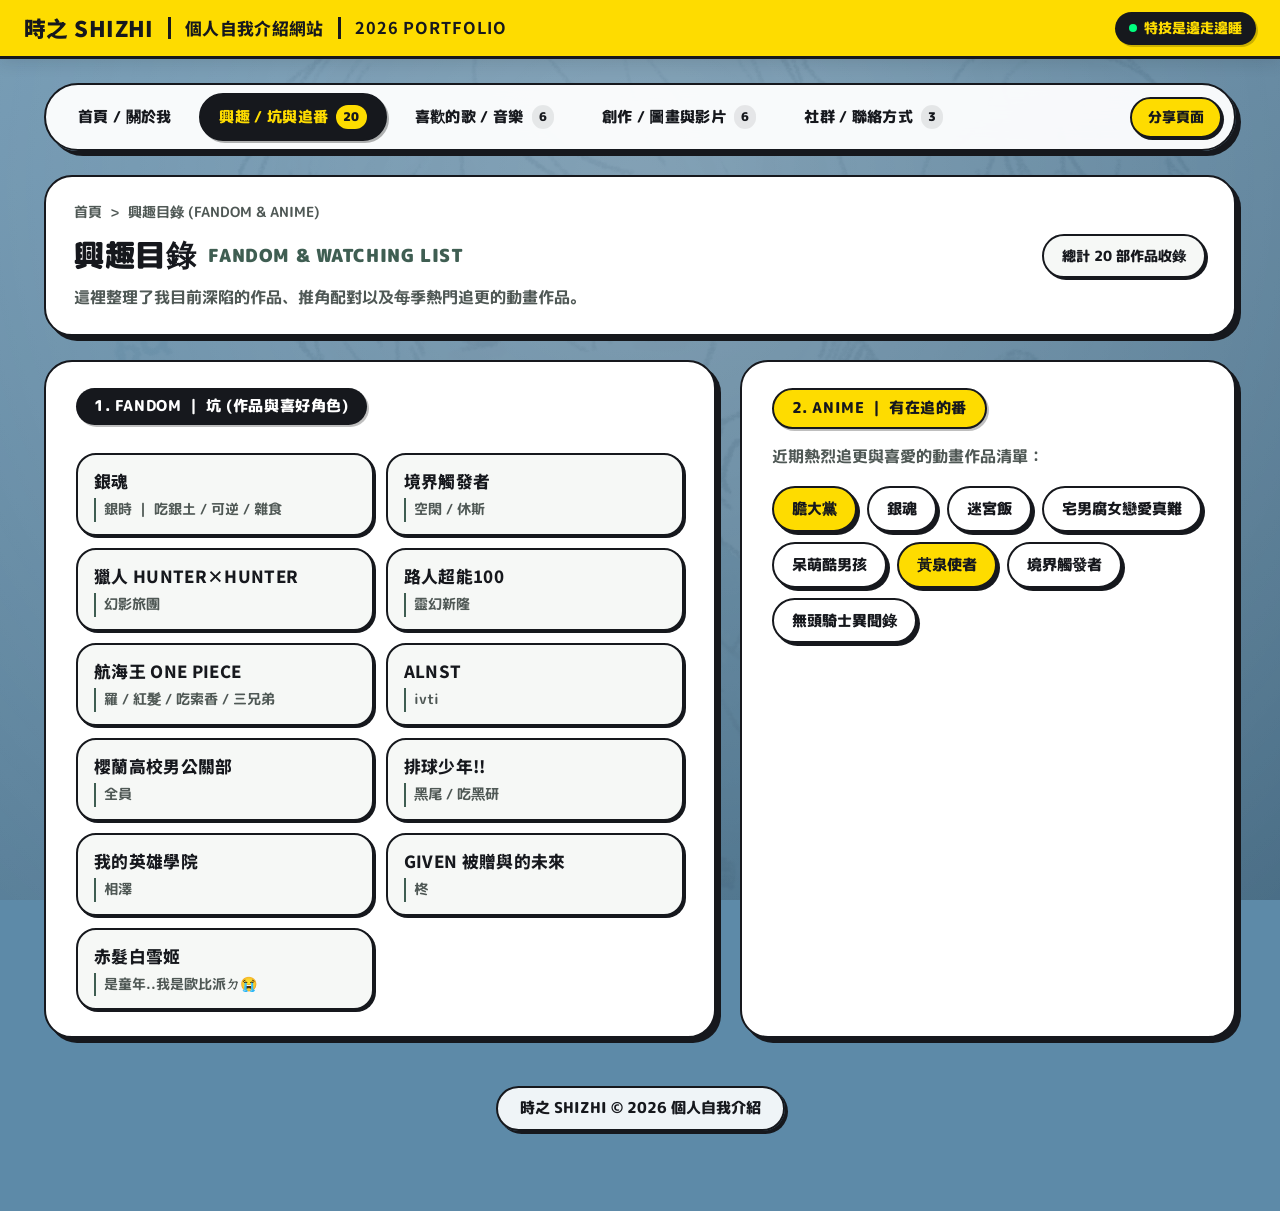
<file: interests.html>
<!DOCTYPE html>
<html lang="zh-TW">
<head>
  <meta charset="UTF-8">
  <meta name="viewport" content="width=device-width, initial-scale=1.0">
  <title>時之 SHIZHI - 興趣目錄 (INTERESTS)</title>
  <meta name="description" content="時之喜愛的作品坑與追番清單展示">
  <link rel="stylesheet" href="css/style.css">
</head>
<body>

  <!-- Fullscreen Ambient Background -->
  <div class="site-bg"></div>
  <div class="site-bg-overlay"></div>

  <!-- Top Presentation Yellow Banner -->
  <header class="presentation-top-banner">
    <div class="banner-content-wrap">
      <div class="banner-title-group">
        <span class="banner-main-title">時之 SHIZHI</span>
        <span class="banner-divider"></span>
        <span class="banner-sub-tag">個人自我介紹網站</span>
        <span class="banner-divider"></span>
        <span class="banner-student-id">2026 PORTFOLIO</span>
      </div>
      <div class="banner-status-badge">
        <span class="status-dot"></span>
        <span>特技是邊走邊睡 </span>
      </div>
    </div>
  </header>

  <!-- Desktop Main Wrapper (1240px) -->
  <div class="desktop-main-wrapper">

    <!-- Apparel Store Style Category Navigation Bar -->
    <nav class="store-category-nav-bar" aria-label="服飾店風格分類導覽">
      <div class="store-category-links">
        <a href="index.html" class="store-nav-item">
          <span>首頁 / 關於我</span>
        </a>
        <a href="interests.html" class="store-nav-item active">
          <span>興趣 / 坑與追番</span>
          <span class="store-item-count">20</span>
        </a>
        <a href="music.html" class="store-nav-item">
          <span>喜歡的歌 / 音樂</span>
          <span class="store-item-count">6</span>
        </a>
        <a href="creations.html" class="store-nav-item">
          <span>創作 / 圖畫與影片</span>
          <span class="store-item-count">6</span>
        </a>
        <a href="social.html" class="store-nav-item">
          <span>社群 / 聯絡方式</span>
          <span class="store-item-count">3</span>
        </a>
      </div>
      <button class="store-share-btn" id="quick-share-btn" title="複製網站連結">
        <span>分享頁面</span>
      </button>
    </nav>

    <!-- Category Page Header Banner -->
    <header class="category-header-banner">
      <div>
        <nav class="breadcrumb-trail" aria-label="麵包屑導航">
          <a href="index.html">首頁</a>
          <span>&gt;</span>
          <span>興趣目錄 (FANDOM &amp; ANIME)</span>
        </nav>
        <h1 class="category-page-title">
          <span>興趣目錄</span>
          <span style="font-size: 1.1rem; color: var(--color-mint-dark);">FANDOM &amp; WATCHING LIST</span>
        </h1>
        <p class="category-lead-desc">
          這裡整理了我目前深陷的作品、推角配對以及每季熱門追更的動畫作品。
        </p>
      </div>
      <div class="category-stats-pill">
        <span>總計 20 部作品收錄</span>
      </div>
    </header>

    <!-- Content: 興趣雙欄展示 -->
    <main class="interests-grid-layout">
      
      <!-- Left: 坑 (Fandom) -->
      <article class="pop-card">
        <span class="pop-tag-pill">1. FANDOM ｜ 坑 (作品與喜好角色)</span>
        <div class="fandom-items-grid" style="margin-top: 14px;">
          <div class="fandom-badge-card">
            <div class="fandom-badge-title">銀魂</div>
            <div class="fandom-badge-note">銀時 ｜ 吃銀土 / 可逆 / 雜食</div>
          </div>
          <div class="fandom-badge-card">
            <div class="fandom-badge-title">境界觸發者</div>
            <div class="fandom-badge-note">空閑 / 休斯</div>
          </div>
          <div class="fandom-badge-card">
            <div class="fandom-badge-title">獵人 HUNTER×HUNTER</div>
            <div class="fandom-badge-note">幻影旅團</div>
          </div>
          <div class="fandom-badge-card">
            <div class="fandom-badge-title">路人超能100</div>
            <div class="fandom-badge-note">靈幻新隆</div>
          </div>
          <div class="fandom-badge-card">
            <div class="fandom-badge-title">航海王 ONE PIECE</div>
            <div class="fandom-badge-note">羅 / 紅髮 / 吃索香 / 三兄弟</div>
          </div>
          <div class="fandom-badge-card">
            <div class="fandom-badge-title">ALNST</div>
            <div class="fandom-badge-note">ivti</div>
          </div>
          <div class="fandom-badge-card">
            <div class="fandom-badge-title">櫻蘭高校男公關部</div>
            <div class="fandom-badge-note">全員</div>
          </div>
          <div class="fandom-badge-card">
            <div class="fandom-badge-title">排球少年!!</div>
            <div class="fandom-badge-note">黑尾 / 吃黑研</div>
          </div>
          <div class="fandom-badge-card">
            <div class="fandom-badge-title">我的英雄學院</div>
            <div class="fandom-badge-note">相澤</div>
          </div>
          <div class="fandom-badge-card">
            <div class="fandom-badge-title">GIVEN 被贈與的未來</div>
            <div class="fandom-badge-note">柊</div>
          </div>
          <div class="fandom-badge-card">
            <div class="fandom-badge-title">赤髮白雪姬</div>
            <div class="fandom-badge-note">是童年..我是歐比派ㄉ😭</div>
          </div>
        </div>
      </article>

      <!-- Right: 有在追的番 (Anime Watching) -->
      <article class="pop-card">
        <span class="pop-tag-pill yellow">2. ANIME ｜ 有在追的番</span>
        <p style="font-weight: 700; color: var(--color-text-muted); margin-bottom: 16px;">
          近期熱烈追更與喜愛的動畫作品清單：
        </p>
        <div class="anime-pills-wrapper">
          <span class="anime-chip highlight">膽大黨</span>
          <span class="anime-chip">銀魂</span>
          <span class="anime-chip">迷宮飯</span>
          <span class="anime-chip">宅男腐女戀愛真難</span>
          <span class="anime-chip">呆萌酷男孩</span>
          <span class="anime-chip highlight">黃泉使者</span>
          <span class="anime-chip">境界觸發者</span>
          <span class="anime-chip">無頭騎士異聞錄</span>
        </div>
      </article>

    </main>

    <!-- Footer -->
    <footer class="desktop-footer">
      <div class="footer-stamp">
        時之 SHIZHI © 2026 個人自我介紹
      </div>
    </footer>

  </div>

  <!-- Global Toast Notification -->
  <div class="toast-msg" id="toast-msg"></div>

  <script src="js/main.js"></script>
</body>
</html>
</file>
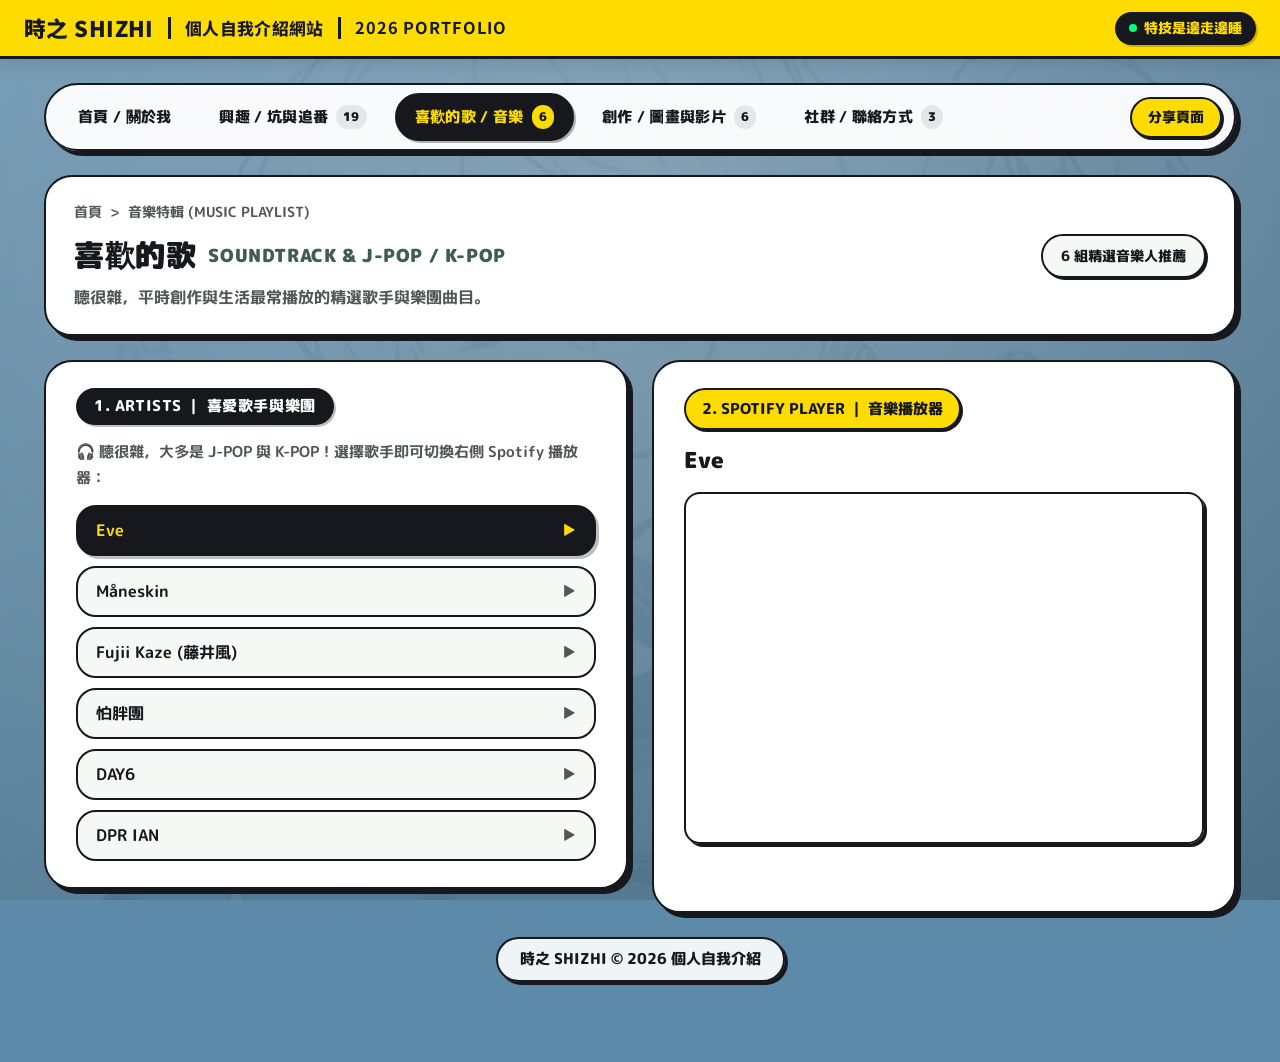
<file: music.html>
<!DOCTYPE html>
<html lang="zh-TW">

<head>
  <meta charset="UTF-8">
  <meta name="viewport" content="width=device-width, initial-scale=1.0">
  <title>時之 SHIZHI - 喜歡的歌 (MUSIC)</title>
  <meta name="description" content="時之喜愛的歌手">
  <link rel="stylesheet" href="css/style.css">
</head>

<body>

  <!-- Fullscreen Ambient Background -->
  <div class="site-bg"></div>
  <div class="site-bg-overlay"></div>

  <!-- Top Presentation Yellow Banner -->
  <header class="presentation-top-banner">
    <div class="banner-content-wrap">
      <div class="banner-title-group">
        <span class="banner-main-title">時之 SHIZHI</span>
        <span class="banner-divider"></span>
        <span class="banner-sub-tag">個人自我介紹網站</span>
        <span class="banner-divider"></span>
        <span class="banner-student-id">2026 PORTFOLIO</span>
      </div>
      <div class="banner-status-badge">
        <span class="status-dot"></span>
        <span>特技是邊走邊睡 </span>
      </div>
    </div>
  </header>

  <!-- Desktop Main Wrapper (1240px) -->
  <div class="desktop-main-wrapper">

    <!-- Apparel Store Style Category Navigation Bar -->
    <nav class="store-category-nav-bar" aria-label="服飾店風格分類導覽">
      <div class="store-category-links">
        <a href="index.html" class="store-nav-item">
          <span>首頁 / 關於我</span>
        </a>
        <a href="interests.html" class="store-nav-item">
          <span>興趣 / 坑與追番</span>
          <span class="store-item-count">19</span>
        </a>
        <a href="music.html" class="store-nav-item active">
          <span>喜歡的歌 / 音樂</span>
          <span class="store-item-count">6</span>
        </a>
        <a href="creations.html" class="store-nav-item">
          <span>創作 / 圖畫與影片</span>
          <span class="store-item-count">6</span>
        </a>
        <a href="social.html" class="store-nav-item">
          <span>社群 / 聯絡方式</span>
          <span class="store-item-count">3</span>
        </a>
      </div>
      <button class="store-share-btn" id="quick-share-btn" title="複製網站連結">
        <span>分享頁面</span>
      </button>
    </nav>

    <!-- Category Page Header Banner -->
    <header class="category-header-banner">
      <div>
        <nav class="breadcrumb-trail" aria-label="麵包屑導航">
          <a href="index.html">首頁</a>
          <span>&gt;</span>
          <span>音樂特輯 (MUSIC PLAYLIST)</span>
        </nav>
        <h1 class="category-page-title">
          <span>喜歡的歌</span>
          <span style="font-size: 1.1rem; color: var(--color-mint-dark);">SOUNDTRACK &amp; J-POP / K-POP</span>
        </h1>
        <p class="category-lead-desc">
          聽很雜，平時創作與生活最常播放的精選歌手與樂團曲目。
        </p>
      </div>
      <div class="category-stats-pill">
        <span>6 組精選音樂人推薦</span>
      </div>
    </header>

    <!-- Content: 音樂雙欄展示 -->
    <main class="music-grid-layout">

      <!-- Left: Artist names only -->
      <article class="pop-card">
        <span class="pop-tag-pill">1. ARTISTS ｜ 喜愛歌手與樂團</span>
        <p style="font-size: 0.96rem; font-weight: 700; color: var(--color-text-muted); margin-bottom: 14px;">
          🎧 聽很雜，大多是 <strong>J-POP</strong> 與 <strong>K-POP</strong>！選擇歌手即可切換右側 Spotify 播放器：
        </p>
        <div class="spotify-artist-buttons" aria-label="選擇 Spotify 歌手">
          <button class="spotify-artist-button" type="button" data-name="Eve"
            data-spotify-id="58oPVy7oihAEXE0Ott6JOf" aria-pressed="true">Eve</button>
          <button class="spotify-artist-button" type="button" data-name="Måneskin"
            data-spotify-id="0lAWpj5szCSwM4rUMHYmrr" aria-pressed="false">Måneskin</button>
          <button class="spotify-artist-button" type="button" data-name="Fujii Kaze (藤井風)"
            data-spotify-id="6bDWAcdtVR3WHz2xtiIPUi" aria-pressed="false">Fujii Kaze (藤井風)</button>
          <button class="spotify-artist-button" type="button" data-name="怕胖團"
            data-spotify-search="怕胖團 PAPUN BAND" aria-pressed="false">怕胖團</button>
          <button class="spotify-artist-button" type="button" data-name="DAY6"
            data-spotify-id="5TnQc2N1iKlFjYD7CPGvFc" aria-pressed="false">DAY6</button>
          <button class="spotify-artist-button" type="button" data-name="DPR IAN"
            data-spotify-id="2o8gT0fQmFxGNbowbdgeZe" aria-pressed="false">DPR IAN</button>
        </div>
      </article>

      <!-- Spotify player replaces the previous vinyl deck -->
      <section class="spotify-player-card" aria-label="Spotify 歌手播放器">
        <div>
          <p class="spotify-player-heading">2. SPOTIFY PLAYER ｜ 音樂播放器</p>
          <p class="spotify-current-artist" id="spotify-current-artist">Eve</p>
          <iframe
            class="spotify-embed-frame"
            id="spotify-artist-embed"
            title="Eve Spotify 播放器"
            src="https://open.spotify.com/embed/artist/58oPVy7oihAEXE0Ott6JOf?utm_source=generator&theme=0"
            width="100%" height="352" frameborder="0" allowfullscreen=""
            allow="autoplay; clipboard-write; encrypted-media; fullscreen; picture-in-picture"
            loading="lazy"></iframe>
          <div class="spotify-search-fallback" id="spotify-search-fallback" hidden>
            這位歌手目前改以 Spotify 搜尋頁開啟，避免嵌入到錯誤的藝人帳號。
            <br><a id="spotify-search-link" href="https://open.spotify.com/search/%E6%80%95%E8%83%96%E5%9C%98%20PAPUN%20BAND"
              target="_blank" rel="noopener noreferrer">在 Spotify 搜尋怕胖團</a>
          </div>
        </div>
      </section>

    </main>

    <!-- Footer -->
    <footer class="desktop-footer">
      <div class="footer-stamp">
        時之 SHIZHI © 2026 個人自我介紹
      </div>
    </footer>

  </div>

  <!-- Global Toast Notification -->
  <div class="toast-msg" id="toast-msg"></div>

  <script src="js/main.js"></script>

  <script>
    (() => {
      const buttons = document.querySelectorAll(".spotify-artist-button");
      const player = document.getElementById("spotify-artist-embed");
      const currentArtist = document.getElementById("spotify-current-artist");
      const fallback = document.getElementById("spotify-search-fallback");
      const searchLink = document.getElementById("spotify-search-link");
      if (!buttons.length || !player || !currentArtist || !fallback || !searchLink) return;

      buttons.forEach((button) => {
        button.addEventListener("click", () => {
          buttons.forEach((item) => item.setAttribute("aria-pressed", "false"));
          button.setAttribute("aria-pressed", "true");
          const name = button.dataset.name || button.textContent.trim();
          const artistId = button.dataset.spotifyId;
          currentArtist.textContent = name;
          player.title = name + " Spotify 播放器";

          if (artistId) {
            player.hidden = false;
            fallback.hidden = true;
            player.src = "https://open.spotify.com/embed/artist/" +
              encodeURIComponent(artistId) + "?utm_source=generator&theme=0";
          } else {
            player.hidden = true;
            fallback.hidden = false;
            const query = button.dataset.spotifySearch || name;
            searchLink.href = "https://open.spotify.com/search/" + encodeURIComponent(query);
            searchLink.textContent = "在 Spotify 搜尋" + name;
          }
        });
      });
    })();
  </script>
</body>

</html>
</file>
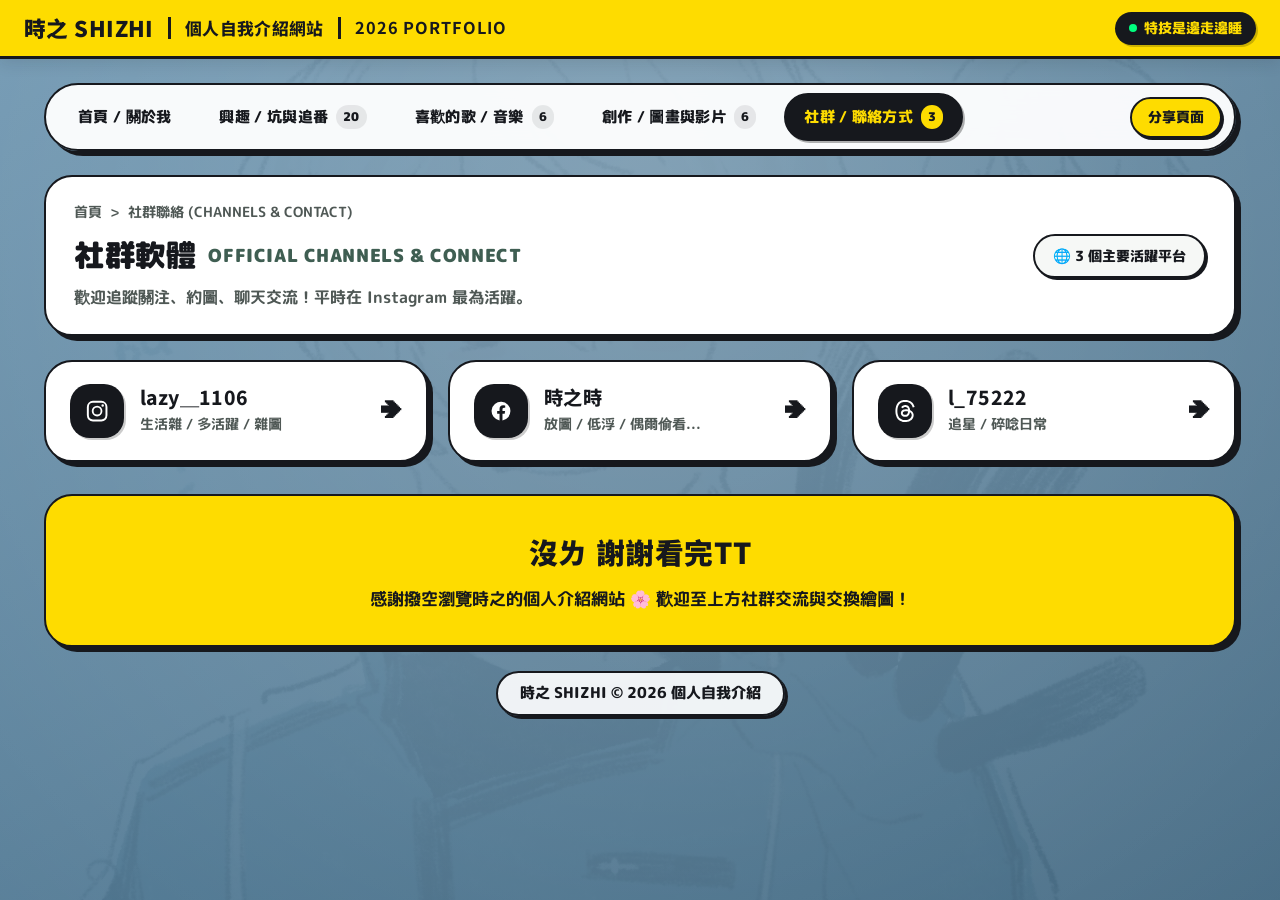
<file: social.html>
<!DOCTYPE html>
<html lang="zh-TW">
<head>
  <meta charset="UTF-8">
  <meta name="viewport" content="width=device-width, initial-scale=1.0">
  <title>時之 SHIZHI - 社群軟體 (SOCIAL MEDIA)</title>
  <meta name="description" content="時之的Instagram、Facebook、Threads官方社群帳號與聯絡資訊">
  <link rel="stylesheet" href="css/style.css">
</head>
<body>

  <!-- Fullscreen Ambient Background -->
  <div class="site-bg"></div>
  <div class="site-bg-overlay"></div>

  <!-- Top Presentation Yellow Banner -->
  <header class="presentation-top-banner">
    <div class="banner-content-wrap">
      <div class="banner-title-group">
        <span class="banner-main-title">時之 SHIZHI</span>
        <span class="banner-divider"></span>
        <span class="banner-sub-tag">個人自我介紹網站</span>
        <span class="banner-divider"></span>
        <span class="banner-student-id">2026 PORTFOLIO</span>
      </div>
      <div class="banner-status-badge">
        <span class="status-dot"></span>
        <span>特技是邊走邊睡 </span>
      </div>
    </div>
  </header>

  <!-- Desktop Main Wrapper (1240px) -->
  <div class="desktop-main-wrapper">

    <!-- Apparel Store Style Category Navigation Bar -->
    <nav class="store-category-nav-bar" aria-label="服飾店風格分類導覽">
      <div class="store-category-links">
        <a href="index.html" class="store-nav-item">
          <span>首頁 / 關於我</span>
        </a>
        <a href="interests.html" class="store-nav-item">
          <span>興趣 / 坑與追番</span>
          <span class="store-item-count">20</span>
        </a>
        <a href="music.html" class="store-nav-item">
          <span>喜歡的歌 / 音樂</span>
          <span class="store-item-count">6</span>
        </a>
        <a href="creations.html" class="store-nav-item">
          <span>創作 / 圖畫與影片</span>
          <span class="store-item-count">6</span>
        </a>
        <a href="social.html" class="store-nav-item active">
          <span>社群 / 聯絡方式</span>
          <span class="store-item-count">3</span>
        </a>
      </div>
      <button class="store-share-btn" id="quick-share-btn" title="複製網站連結">
        <span>分享頁面</span>
      </button>
    </nav>

    <!-- Category Page Header Banner -->
    <header class="category-header-banner">
      <div>
        <nav class="breadcrumb-trail" aria-label="麵包屑導航">
          <a href="index.html">首頁</a>
          <span>&gt;</span>
          <span>社群聯絡 (CHANNELS &amp; CONTACT)</span>
        </nav>
        <h1 class="category-page-title">
          <span>社群軟體</span>
          <span style="font-size: 1.1rem; color: var(--color-mint-dark);">OFFICIAL CHANNELS &amp; CONNECT</span>
        </h1>
        <p class="category-lead-desc">
          歡迎追蹤關注、約圖、聊天交流！平時在 Instagram 最為活躍。
        </p>
      </div>
      <div class="category-stats-pill">
        <span>🌐 3 個主要活躍平台</span>
      </div>
    </header>

    <!-- Content: 社群卡片與結尾 -->
    <main>
      
      <div class="social-grid-layout">
        
        <!-- Instagram Card -->
        <a href="https://www.instagram.com/lazy__1106/" target="_blank" rel="noopener noreferrer" class="social-action-card">
          <div class="social-card-icon-box">
            <svg xmlns="http://www.w3.org/2000/svg" viewBox="0 0 210 210">
              <path d="M137.662,43.55a30.975,30.975,0,0,1,30.944,30.944v63.062A30.975,30.975,0,0,1,137.662,168.5H74.6a30.974,30.974,0,0,1-30.943-30.944V74.494A30.974,30.974,0,0,1,74.6,43.55h63.063m0-14.7H74.6A45.643,45.643,0,0,0,28.956,74.494h0v63.062A45.643,45.643,0,0,0,74.6,183.2h63.063a45.643,45.643,0,0,0,45.644-45.644h0V74.494A45.643,45.643,0,0,0,137.662,28.85Z"></path>
              <path d="M105.606,79.25a26.25,26.25,0,1,1-26.25,26.25h0a26.251,26.251,0,0,1,26.25-26.25m0-13.65a39.9,39.9,0,1,0,39.9,39.9A39.9,39.9,0,0,0,105.606,65.6Z"></path>
              <path d="M147.606,55.1a9.45,9.45,0,1,0,9.45,9.45A9.45,9.45,0,0,0,147.606,55.1Z"></path>
            </svg>
          </div>
          <div class="social-card-content">
            <h2 class="social-handle-title">lazy＿1106</h2>
            <p class="social-desc-text">生活雜 / 多活躍 / 雜圖</p>
          </div>
          <div class="social-arrow-cue">➔</div>
        </a>

        <!-- Facebook Card -->
        <a href="https://www.facebook.com/share/1HwuJGgtDN/?mibextid=wwXIfr" target="_blank" rel="noopener noreferrer" class="social-action-card">
          <div class="social-card-icon-box">
            <svg xmlns="http://www.w3.org/2000/svg" viewBox="0 0 210 210">
              <path d="M175.63,105.816a70.577,70.577,0,1,0-81.607,69.727V126.218H76.109v-20.4H94.023V90.274c0-17.694,10.5-27.465,26.657-27.465a108.981,108.981,0,0,1,15.857,1.375V81.553h-8.9c-8.774,0-11.545,5.446-11.545,11.03v13.233h19.573l-3.148,20.4H116.083v49.325A70.6,70.6,0,0,0,175.63,105.816Z"></path>
            </svg>
          </div>
          <div class="social-card-content">
            <h2 class="social-handle-title">時之時</h2>
            <p class="social-desc-text">放圖 / 低浮 / 偶爾偷看...</p>
          </div>
          <div class="social-arrow-cue">➔</div>
        </a>

        <!-- Threads Card -->
        <a href="https://www.threads.com/@l_75222?igshid=NTc4MTIwNjQ2YQ==" target="_blank" rel="noopener noreferrer" class="social-action-card">
          <div class="social-card-icon-box">
            <svg viewBox="0 0 38 38" xmlns="http://www.w3.org/2000/svg">
              <path d="M15.9054 15.3057C15.177 14.8057 14.4565 14.3111 13.7217 13.8067C13.8217 13.6691 13.9137 13.5342 14.0138 13.4058C14.7523 12.46 15.6847 11.7788 16.8217 11.3766C17.2864 11.2122 17.7642 11.1075 18.2524 11.0417C18.7758 10.9713 19.3016 10.962 19.8265 10.9947C20.7165 11.0501 21.5756 11.2393 22.387 11.6223C23.2761 12.0422 23.9769 12.6746 24.5428 13.467C25.1055 14.2549 25.4218 15.1428 25.6253 16.0767C25.7138 16.4825 25.7769 16.8927 25.804 17.3079C25.8125 17.4378 25.8283 17.5671 25.8421 17.7092C25.9342 17.7535 26.0334 17.8038 26.1349 17.8495C26.9258 18.2056 27.6502 18.663 28.2916 19.2468C28.7346 19.65 29.1485 20.0796 29.4861 20.576C30.0334 21.3806 30.3815 22.2659 30.5756 23.2157C30.725 23.9468 30.7607 24.6854 30.708 25.4247C30.6387 26.3965 30.3918 27.3279 29.9757 28.2134C29.7565 28.6798 29.5054 29.1284 29.1953 29.5396C28.971 29.8371 28.7249 30.1191 28.4777 30.3987C28.0617 30.8692 27.5956 31.2886 27.0953 31.668C26.6614 31.9971 26.2018 32.2901 25.7259 32.5566C24.7758 33.0887 23.755 33.4275 22.6938 33.6568C22.1332 33.7779 21.5665 33.8619 20.9955 33.9124C20.6472 33.9432 20.2976 33.9642 19.948 33.9762C19.5294 33.9908 19.1094 34.0113 18.6916 33.9924C18.1538 33.9679 17.617 33.9148 17.0811 33.8597C16.4519 33.7951 15.8326 33.67 15.2203 33.5129C14.4028 33.3031 13.6102 33.0232 12.8565 32.6435C12.2779 32.3521 11.7296 32.0109 11.2034 31.6324C10.7677 31.3189 10.3657 30.9688 9.98902 30.5902C9.62257 30.2218 9.28833 29.8248 8.96814 29.4157C8.48135 28.7936 8.08284 28.1181 7.73703 27.4118C7.29518 26.5093 6.96182 25.5668 6.69858 24.5975C6.5412 24.0182 6.4087 23.435 6.31603 22.843C6.25337 22.4428 6.19656 22.0414 6.15294 21.6387C6.11077 21.2503 6.0894 20.8596 6.05821 20.47C6.01371 19.9153 5.99438 19.3594 6.00141 18.8031C6.00639 18.4163 6.01927 18.0293 6.04079 17.6431C6.06114 17.277 6.09013 16.9111 6.12805 16.5466C6.22555 15.6097 6.36171 14.6781 6.59683 13.7645C6.85143 12.7751 7.16474 11.8046 7.5959 10.8748C7.91872 10.1787 8.28619 9.50672 8.73726 8.88464C9.07297 8.42172 9.43766 7.98077 9.8328 7.56426C10.1711 7.20739 10.5292 6.87322 10.9169 6.57222C11.4627 6.14858 12.0434 5.77658 12.6555 5.45303C13.5985 4.95447 14.5978 4.61259 15.6376 4.38025C16.2497 4.2435 16.8666 4.13744 17.4922 4.08551C17.7389 4.06499 17.9856 4.03764 18.2329 4.02979C18.7441 4.01364 19.256 3.99196 19.7669 4.00302C20.4077 4.01684 21.046 4.07634 21.6813 4.1696C22.3413 4.26649 22.9926 4.39829 23.6336 4.58189C24.3176 4.77785 24.9884 5.01281 25.6222 5.3349C26.544 5.80335 27.4215 6.34309 28.1809 7.05114C28.4895 7.33891 28.7899 7.63641 29.0785 7.94396C29.696 8.60212 30.1966 9.34466 30.6405 10.1271C30.9447 10.6633 31.2036 11.2214 31.4406 11.7885C31.6682 12.3328 31.841 12.8973 32 13.481C31.1487 13.706 30.301 13.9301 29.4444 14.1566C29.3933 13.9938 29.3417 13.8338 29.2928 13.673C29.1349 13.1536 28.9238 12.6544 28.7028 12.1594C28.4693 11.6363 28.186 11.1399 27.8644 10.665C27.5973 10.2708 27.3044 9.89545 26.9694 9.55735C26.3028 8.88421 25.5568 8.31538 24.7094 7.87791C24.1541 7.59117 23.5804 7.3552 22.9824 7.1764C22.3947 7.00081 21.7952 6.87817 21.1875 6.79626C20.6816 6.72803 20.1742 6.67842 19.6628 6.67522C19.4586 6.67391 19.2541 6.65194 19.0504 6.65878C18.3463 6.68235 17.6445 6.72905 16.9482 6.84674C16.338 6.94989 15.7377 7.08882 15.1521 7.28755C14.0801 7.65111 13.1074 8.19201 12.2495 8.92727C11.7088 9.39077 11.2419 9.92382 10.8345 10.5066C10.1638 11.4659 9.70558 12.5239 9.36987 13.6382C9.16183 14.329 9.02055 15.034 8.8967 15.7436C8.81456 16.2149 8.75556 16.688 8.72321 17.1646C8.70139 17.4872 8.67987 17.8101 8.66552 18.1332C8.65074 18.4665 8.63566 18.8004 8.63771 19.1338C8.64005 19.5109 8.6522 19.8884 8.67621 20.2648C8.71545 20.8809 8.75981 21.4976 8.87166 22.1055C8.97824 22.6847 9.08614 23.2647 9.22889 23.8358C9.51174 24.968 9.93338 26.0482 10.5473 27.0478C10.9865 27.7629 11.5173 28.404 12.1434 28.9657C13.1256 29.8472 14.2653 30.4489 15.5281 30.8242C16.1528 31.0099 16.7899 31.1453 17.4397 31.2128C17.7727 31.2474 18.1071 31.2694 18.4405 31.3014C18.9268 31.348 19.4145 31.3391 19.9007 31.3173C20.9865 31.2685 22.0597 31.13 23.0983 30.7956C23.9011 30.5372 24.6417 30.1542 25.3263 29.6637C25.7465 29.3627 26.1314 29.0216 26.4902 28.6512C27.328 27.7863 27.8562 26.7657 28.0431 25.5769C28.0715 25.3962 28.0667 25.2106 28.089 25.0286C28.1269 24.7185 28.0931 24.4108 28.0551 24.1055C27.943 23.2007 27.6186 22.3818 27.0035 21.6943C26.6497 21.2986 26.2491 20.9532 25.7907 20.6782C25.7745 20.6685 25.7573 20.6603 25.7273 20.6442C25.7134 20.7095 25.6973 20.7673 25.6892 20.826C25.6096 21.4069 25.477 21.9761 25.2948 22.533C25.0073 23.4123 24.575 24.213 23.9593 24.9116C23.5941 25.3261 23.1797 25.6844 22.7115 25.9777C22.2348 26.2762 21.7176 26.487 21.175 26.6357C20.7901 26.7412 20.3992 26.8183 20.0007 26.8472C19.6761 26.8708 19.3501 26.9015 19.0255 26.8936C18.0882 26.8706 17.1836 26.6908 16.3248 26.3022C15.668 26.005 15.0919 25.5981 14.6079 25.0687C13.997 24.4005 13.614 23.6172 13.4698 22.7243C13.4352 22.5106 13.422 22.2928 13.4092 22.0762C13.3595 21.2421 13.5314 20.4527 13.9167 19.7118C14.2533 19.0648 14.724 18.5261 15.311 18.0926C15.9269 17.6377 16.6137 17.3196 17.3477 17.1027C17.8612 16.951 18.3856 16.8529 18.9192 16.7991C19.5444 16.7361 20.1708 16.6955 20.7988 16.7158C21.532 16.7393 22.2631 16.795 22.9878 16.9158C23.0206 16.9213 23.0547 16.9194 23.108 16.9219C23.0857 16.8041 23.0677 16.6923 23.0434 16.5821C22.9254 16.0493 22.7477 15.5397 22.4391 15.0829C22.0149 14.4553 21.4358 14.0395 20.7036 13.8338C20.3136 13.7242 19.9159 13.6764 19.5108 13.6547C18.9109 13.6225 18.3266 13.6922 17.7582 13.8767C17.0007 14.1226 16.3984 14.5782 15.9562 15.2393C15.9455 15.2553 15.9324 15.2705 15.9054 15.3057ZM23.1748 19.6714C22.4154 19.5013 21.671 19.4287 20.9231 19.4045C20.3736 19.3866 19.8234 19.3968 19.2743 19.447C18.8024 19.4902 18.3396 19.5733 17.8906 19.7202C17.4085 19.8779 16.9677 20.1114 16.6151 20.4843C16.0914 21.0383 15.926 21.6927 16.0992 22.4262C16.231 22.9845 16.5875 23.3861 17.0658 23.6865C17.6234 24.0368 18.2472 24.1759 18.8945 24.2185C19.4113 24.2526 19.9243 24.2035 20.4278 24.078C21.1008 23.9101 21.659 23.5676 22.0925 23.0208C22.4607 22.5562 22.7029 22.0343 22.8669 21.4715C22.9915 21.0438 23.0708 20.6069 23.1279 20.166C23.1488 20.0045 23.1589 19.8416 23.1748 19.6714Z"></path>
            </svg>
          </div>
          <div class="social-card-content">
            <h2 class="social-handle-title">l_75222</h2>
            <p class="social-desc-text">追星 / 碎唸日常</p>
          </div>
          <div class="social-arrow-cue">➔</div>
        </a>

      </div>

      <!-- Farewell Ending Card -->
      <div class="farewell-banner-card" style="margin-top: 32px;">
        <h2 class="farewell-title">沒ㄌ 謝謝看完TT</h2>
        <p class="farewell-subtext">
          感謝撥空瀏覽時之的個人介紹網站 🌸 歡迎至上方社群交流與交換繪圖！
        </p>
      </div>

    </main>

    <!-- Footer -->
    <footer class="desktop-footer">
      <div class="footer-stamp">
        時之 SHIZHI © 2026 個人自我介紹
      </div>
    </footer>

  </div>

  <!-- Global Toast Notification -->
  <div class="toast-msg" id="toast-msg"></div>

  <script src="js/main.js"></script>
</body>
</html>
</file>
<file: css/style.css>
@charset "UTF-8";
@import url('https://fonts.googleapis.com/css2?family=Noto+Sans+TC:wght@400;500;700;800;900&family=Noto+Sans+JP:wght@400;500;700;800;900&family=M+PLUS+Rounded+1c:wght@400;500;700;800;900&display=swap');

:root {
  /* Presentation & Brand Palette */
  --color-bg-main: #5D8AA8;
  --color-yellow: #FEDC00;
  --color-yellow-light: #FFF275;
  --color-yellow-hover: #FFE642;
  --color-mint-light: #D5EBE3;
  --color-mint: #88A799;
  --color-mint-dark: #3F5E52;
  --color-mint-accent: #92E6DB;
  --color-black: #16181D;
  --color-border: #16181D;
  --color-white: #FFFFFF;
  --color-card-bg: #FFFFFF;
  --color-card-subtle: #F6F8F6;
  --color-card-hover: #FFFDE7;
  --color-text-main: #16181D;
  --color-text-muted: #4F5855;

  /* Apparel Store Accent Colors */
  --color-tag-sale: #FF5252;
  --color-tag-new: #00C853;
  --color-tag-video: #2979FF;

  /* Geometry & Shadows */
  --radius-xs: 6px;
  --radius-sm: 12px;
  --radius-md: 20px;
  --radius-lg: 28px;
  --radius-pill: 9999px;

  /* Presentation / Neo-Pop Shadows */
  --shadow-retro: 5px 5px 0px var(--color-border);
  --shadow-retro-hover: 7px 7px 0px var(--color-border);
  --shadow-card: 0 10px 30px rgba(22, 24, 29, 0.08);

  --transition-smooth: all 0.25s cubic-bezier(0.25, 1, 0.5, 1);
}

* {
  margin: 0;
  padding: 0;
  box-sizing: border-box;
  -webkit-tap-highlight-color: transparent;
}

/* =========================================================================
   Typography: 標題一律為黑體，內文一律為圓體
   ========================================================================= */
body {
  font-family: 'M PLUS Rounded 1c', 'Kosugi Maru', -apple-system, BlinkMacSystemFont, sans-serif;
  font-weight: 500;
  color: var(--color-text-main);
  min-height: 100vh;
  position: relative;
  overflow-x: hidden;
  line-height: 1.68;
  background-color: #5D8AA8;
}

/* 標題一律為黑體 (Noto Sans TC / Gothic) */
h1, h2, h3, h4, h5, h6,
.font-heiti,
.banner-main-title,
.banner-sub-tag,
.banner-student-id,
.category-page-title,
.store-nav-item,
.product-card-title,
.profile-name,
.fandom-badge-title,
.artist-name-bold,
.art-caption-title,
.social-handle-title,
.farewell-title {
  font-family: 'Noto Sans TC', 'Noto Sans JP', -apple-system, BlinkMacSystemFont, "Segoe UI", Roboto, "Helvetica Neue", Arial, sans-serif !important;
  font-weight: 800;
  letter-spacing: 0.02em;
}

/* 內文一律為圓體 (M PLUS Rounded 1c) */
p, span, a, button, input,
.font-rounded,
.card-desc,
.store-tag,
.fandom-badge-note,
.artist-song-hint,
.art-caption-desc,
.social-desc-text,
.breadcrumb-trail,
.category-lead-desc {
  font-family: 'M PLUS Rounded 1c', 'Kosugi Maru', -apple-system, BlinkMacSystemFont, sans-serif !important;
}

/* Background: Air Force Blue (#5D8AA8) & Texture */
.site-bg {
  position: fixed;
  inset: 0;
  z-index: -2;
  background-image: 
    linear-gradient(150deg, rgba(93, 138, 168, 0.94) 0%, rgba(55, 95, 122, 0.95) 100%),
    url('../images/background.jpg');
  background-size: cover;
  background-position: center center;
  background-attachment: fixed;
  background-repeat: no-repeat;
}

.site-bg-overlay {
  position: fixed;
  inset: 0;
  z-index: -1;
  background: radial-gradient(circle at 50% 20%, rgba(255, 255, 255, 0.25) 0%, rgba(255, 255, 255, 0.05) 100%);
  pointer-events: none;
}

/* =========================================================================
   Top Banner (Presentation Style)
   ========================================================================= */
.presentation-top-banner {
  background: var(--color-yellow);
  border-bottom: 3px solid var(--color-border);
  padding: 10px 24px;
  position: relative;
  z-index: 60;
  box-shadow: 0 4px 15px rgba(22, 24, 29, 0.12);
}

.banner-content-wrap {
  max-width: 1240px;
  margin: 0 auto;
  display: flex;
  align-items: center;
  justify-content: space-between;
  flex-wrap: wrap;
  gap: 12px;
}

.banner-title-group {
  display: flex;
  align-items: center;
  gap: 14px;
}

.banner-main-title {
  font-size: 1.35rem;
  font-weight: 900;
  color: var(--color-border);
  display: flex;
  align-items: center;
  gap: 8px;
}

.banner-divider {
  width: 3px;
  height: 22px;
  background-color: var(--color-border);
  display: inline-block;
}

.banner-sub-tag {
  font-size: 1.05rem;
  font-weight: 800;
  color: var(--color-border);
}

.banner-student-id {
  font-size: 1.02rem;
  font-weight: 700;
  letter-spacing: 0.06em;
  color: var(--color-border);
}

.banner-status-badge {
  background: var(--color-border);
  color: var(--color-yellow);
  font-size: 0.85rem;
  font-weight: 800;
  padding: 5px 14px;
  border-radius: var(--radius-pill);
  display: inline-flex;
  align-items: center;
  gap: 7px;
  box-shadow: 2px 2px 0px rgba(0, 0, 0, 0.2);
}

.status-dot {
  width: 8px;
  height: 8px;
  background-color: #00FF7F;
  border-radius: var(--radius-pill);
  animation: pulseDot 1.8s infinite;
}

@keyframes pulseDot {
  0%, 100% { opacity: 1; transform: scale(1); }
  50% { opacity: 0.4; transform: scale(0.85); }
}

/* =========================================================================
   Apparel Store Style Category Navigation Bar (服飾店分類導覽列)
   ========================================================================= */
.desktop-main-wrapper {
  max-width: 1240px;
  margin: 0 auto;
  padding: 24px 24px 80px 24px;
}

.store-category-nav-bar {
  position: sticky;
  top: 14px;
  z-index: 50;
  background: rgba(255, 255, 255, 0.95);
  backdrop-filter: blur(16px);
  -webkit-backdrop-filter: blur(16px);
  border: 2.5px solid var(--color-border);
  border-radius: var(--radius-pill);
  padding: 8px 12px;
  margin-bottom: 24px;
  box-shadow: var(--shadow-retro);
  display: flex;
  align-items: center;
  justify-content: space-between;
  gap: 8px;
  overflow-x: auto;
  scrollbar-width: none;
}

.store-category-nav-bar::-webkit-scrollbar {
  display: none;
}

.store-category-links {
  display: flex;
  align-items: center;
  gap: 8px;
  flex: 1;
}

/* Apparel Category Buttons */
.store-nav-item {
  padding: 9px 18px;
  border-radius: var(--radius-pill);
  font-size: 0.95rem;
  font-weight: 800;
  color: var(--color-text-main);
  text-decoration: none;
  cursor: pointer;
  border: 2px solid transparent;
  background: transparent;
  transition: var(--transition-smooth);
  display: inline-flex;
  align-items: center;
  gap: 8px;
  white-space: nowrap;
}

.store-nav-item:hover {
  background: rgba(255, 219, 21, 0.35);
  border-color: var(--color-border);
  transform: translateY(-2px);
}

.store-nav-item.active {
  background: var(--color-border);
  color: var(--color-yellow);
  border-color: var(--color-border);
  box-shadow: 2px 2px 0px rgba(0, 0, 0, 0.3);
}

.store-item-count {
  background: rgba(255, 255, 255, 0.25);
  padding: 2px 7px;
  border-radius: var(--radius-pill);
  font-size: 0.76rem;
  font-weight: 900;
}

.store-nav-item.active .store-item-count {
  background: var(--color-yellow);
  color: var(--color-border);
}

.store-nav-item:not(.active) .store-item-count {
  background: rgba(0, 0, 0, 0.08);
  color: var(--color-text-main);
}

.store-share-btn {
  background: var(--color-yellow);
  color: var(--color-border);
  border: 2px solid var(--color-border);
  border-radius: var(--radius-pill);
  padding: 8px 16px;
  font-weight: 800;
  font-size: 0.9rem;
  cursor: pointer;
  box-shadow: 2px 2px 0px var(--color-border);
  display: inline-flex;
  align-items: center;
  gap: 6px;
  transition: var(--transition-smooth);
  flex-shrink: 0;
}

.store-share-btn:hover {
  background: var(--color-yellow-hover);
  transform: translate(-1px, -1px);
  box-shadow: 3px 3px 0px var(--color-border);
}

/* =========================================================================
   Breadcrumbs & Category Header (服飾店分類頁面抬頭)
   ========================================================================= */
.category-header-banner {
  background: var(--color-card-bg);
  border: 2.5px solid var(--color-border);
  border-radius: var(--radius-lg);
  box-shadow: var(--shadow-retro);
  padding: 24px 28px;
  margin-bottom: 24px;
  display: flex;
  align-items: center;
  justify-content: space-between;
  flex-wrap: wrap;
  gap: 16px;
}

.breadcrumb-trail {
  font-size: 0.88rem;
  font-weight: 700;
  color: var(--color-text-muted);
  display: flex;
  align-items: center;
  gap: 8px;
  margin-bottom: 6px;
}

.breadcrumb-trail a {
  color: var(--color-text-muted);
  text-decoration: none;
  transition: color 0.2s;
}

.breadcrumb-trail a:hover {
  color: var(--color-border);
  text-decoration: underline;
}

.category-page-title {
  font-size: 1.85rem;
  font-weight: 900;
  color: var(--color-border);
  display: flex;
  align-items: center;
  gap: 12px;
}

.category-lead-desc {
  font-size: 0.98rem;
  font-weight: 700;
  color: var(--color-text-muted);
  margin-top: 4px;
}

.category-stats-pill {
  background: var(--color-card-subtle);
  border: 2px solid var(--color-border);
  border-radius: var(--radius-pill);
  padding: 8px 18px;
  font-weight: 800;
  font-size: 0.9rem;
  color: var(--color-border);
  box-shadow: 2px 2px 0px var(--color-border);
}

/* =========================================================================
   Presentation Cards (Rounded, Bold Contour, Crisp White & Color Accents)
   ========================================================================= */
.pop-card {
  background: var(--color-card-bg);
  border: 2.5px solid var(--color-border);
  border-radius: var(--radius-lg);
  box-shadow: var(--shadow-retro);
  padding: 26px 30px;
  position: relative;
  transition: var(--transition-smooth);
  margin-bottom: 24px;
}

.pop-card:hover {
  transform: translateY(-3px);
  box-shadow: var(--shadow-retro-hover);
}

/* Signature Black Pill Tag from Presentation (like 1.Clay Self Portrait) */
.pop-tag-pill {
  display: inline-flex;
  align-items: center;
  gap: 8px;
  background: var(--color-border);
  color: #FFFFFF;
  font-weight: 800;
  font-size: 0.92rem;
  letter-spacing: 0.04em;
  padding: 6px 18px;
  border-radius: var(--radius-pill);
  box-shadow: 2px 2px 0px rgba(0, 0, 0, 0.25);
  margin-bottom: 14px;
}

.pop-tag-pill.yellow {
  background: var(--color-yellow);
  color: var(--color-border);
  border: 2px solid var(--color-border);
}

.pop-tag-pill.mint {
  background: var(--color-mint);
  color: var(--color-border);
  border: 2px solid var(--color-border);
}

.pop-tag-pill.video {
  background: var(--color-tag-video);
  color: #FFFFFF;
}

/* =========================================================================
   HOME & PROFILE (Hero layout & Merged Profile)
   ========================================================================= */
/* Merged Profile & About Card (頭貼與 ABOUT ME 合併) */
.profile-merged-hero-card {
  display: flex;
  flex-direction: row;
  align-items: center;
  gap: 40px;
  padding: 36px 42px;
  margin-bottom: 24px;
}

.profile-merged-avatar-col {
  display: flex;
  flex-direction: column;
  align-items: center;
  text-align: center;
  flex-shrink: 0;
  min-width: 250px;
}

.profile-merged-content-col {
  flex: 1;
  display: flex;
  flex-direction: column;
  justify-content: center;
}

.profile-bio-text {
  font-size: 1.05rem;
  font-weight: 800;
  color: var(--color-mint-dark);
  margin-top: 4px;
  margin-bottom: 8px;
}

.hero-grid-layout {
  display: grid;
  grid-template-columns: 380px 1fr;
  gap: 24px;
  margin-bottom: 24px;
  align-items: stretch;
}

.profile-showcase-card {
  text-align: center;
  display: flex;
  flex-direction: column;
  align-items: center;
  justify-content: center;
  padding: 32px 24px;
}

.avatar-display-ring {
  width: 140px;
  height: 140px;
  border-radius: var(--radius-pill);
  padding: 4px;
  background: var(--color-yellow);
  border: 3px solid var(--color-border);
  box-shadow: var(--shadow-retro);
  margin-bottom: 16px;
  position: relative;
  cursor: pointer;
  transition: var(--transition-smooth);
}

.avatar-display-ring:hover {
  transform: scale(1.05) rotate(-2deg);
}

.avatar-display-img {
  width: 100%;
  height: 100%;
  border-radius: var(--radius-pill);
  object-fit: cover;
  display: block;
}

.profile-name {
  font-size: 2rem;
  font-weight: 900;
  color: var(--color-border);
  margin-bottom: 6px;
}

.profile-catchphrase-banner {
  background: var(--color-card-subtle);
  border: 2px solid var(--color-border);
  padding: 6px 16px;
  border-radius: var(--radius-pill);
  font-weight: 800;
  font-size: 0.98rem;
  color: var(--color-text-main);
  display: inline-block;
  margin-bottom: 18px;
}

.profile-tags-cloud {
  display: flex;
  flex-wrap: wrap;
  justify-content: center;
  gap: 8px;
  margin-bottom: 22px;
}

.mini-badge {
  background: var(--color-card-subtle);
  border: 1.5px solid var(--color-border);
  border-radius: var(--radius-pill);
  padding: 4px 12px;
  font-size: 0.82rem;
  font-weight: 700;
  color: var(--color-text-main);
}

.mini-badge.accent {
  background: var(--color-yellow);
}

.sns-buttons-row {
  display: flex;
  justify-content: center;
  gap: 12px;
  width: 100%;
}

.sns-circle-icon {
  width: 48px;
  height: 48px;
  border-radius: var(--radius-pill);
  background: #FFFFFF;
  border: 2px solid var(--color-border);
  box-shadow: 3px 3px 0px var(--color-border);
  display: inline-flex;
  align-items: center;
  justify-content: center;
  color: var(--color-border);
  text-decoration: none;
  transition: var(--transition-smooth);
}

.sns-circle-icon svg {
  width: 24px;
  height: 24px;
  fill: currentColor;
}

.sns-circle-icon:hover {
  background: var(--color-yellow);
  transform: translate(-2px, -2px);
  box-shadow: 5px 5px 0px var(--color-border);
}

.hero-content-stack {
  display: flex;
  flex-direction: column;
  gap: 20px;
}

.intro-lead-text {
  font-size: 1.15rem;
  font-weight: 700;
  color: var(--color-text-main);
  line-height: 1.8;
  margin-bottom: 12px;
}

.warning-bullet-list {
  display: flex;
  flex-direction: column;
  gap: 12px;
}

.warning-bullet-item {
  display: flex;
  align-items: flex-start;
  gap: 12px;
  background: var(--color-card-subtle);
  border: 2px solid var(--color-border);
  border-radius: var(--radius-md);
  padding: 14px 18px;
  font-size: 1rem;
  font-weight: 700;
  box-shadow: 2px 2px 0px var(--color-border);
}

.bullet-icon {
  font-size: 1.25rem;
  flex-shrink: 0;
  line-height: 1.2;
}

/* Store Quick Category Cards on Homepage (服飾店分類大卡片) */
.store-quick-categories-grid {
  display: grid;
  grid-template-columns: repeat(4, 1fr);
  gap: 18px;
  margin-top: 20px;
}

.category-banner-card {
  background: #FFFFFF;
  border: 2.5px solid var(--color-border);
  border-radius: var(--radius-lg);
  box-shadow: var(--shadow-retro);
  padding: 22px 20px;
  text-decoration: none;
  color: var(--color-border);
  display: flex;
  flex-direction: column;
  justify-content: space-between;
  transition: var(--transition-smooth);
  position: relative;
  overflow: hidden;
}

.category-banner-card:hover {
  transform: translateY(-4px);
  background: var(--color-yellow);
  box-shadow: var(--shadow-retro-hover);
}

.category-banner-badge {
  font-size: 0.8rem;
  font-weight: 800;
  color: var(--color-text-muted);
  margin-bottom: 8px;
  text-transform: uppercase;
  letter-spacing: 0.05em;
}

.category-banner-name {
  font-size: 1.25rem;
  font-weight: 900;
  margin-bottom: 6px;
  display: flex;
  align-items: center;
  gap: 8px;
}

.category-banner-desc {
  font-size: 0.88rem;
  font-weight: 700;
  color: var(--color-text-muted);
}

.category-banner-arrow {
  margin-top: 14px;
  font-size: 1.1rem;
  font-weight: 900;
  color: var(--color-border);
}

/* =========================================================================
   INTERESTS PAGE (坑 & 追番)
   ========================================================================= */
.interests-grid-layout {
  display: grid;
  grid-template-columns: 1.15fr 0.85fr;
  gap: 24px;
}

.fandom-items-grid {
  display: grid;
  grid-template-columns: repeat(auto-fill, minmax(240px, 1fr));
  gap: 12px;
}

.fandom-badge-card {
  background: var(--color-card-subtle);
  border: 2px solid var(--color-border);
  border-radius: var(--radius-md);
  padding: 12px 16px;
  box-shadow: 2px 2px 0px var(--color-border);
  transition: var(--transition-smooth);
}

.fandom-badge-card:hover {
  background: #FFFFFF;
  transform: translateY(-2px);
  box-shadow: 4px 4px 0px var(--color-border);
}

.fandom-badge-title {
  font-size: 1.05rem;
  font-weight: 800;
  color: var(--color-border);
  margin-bottom: 3px;
}

.fandom-badge-note {
  font-size: 0.88rem;
  font-weight: 700;
  color: var(--color-text-muted);
  border-left: 2px solid var(--color-mint-dark);
  padding-left: 8px;
}

.anime-pills-wrapper {
  display: flex;
  flex-wrap: wrap;
  gap: 10px;
}

.anime-chip {
  background: #FFFFFF;
  border: 2px solid var(--color-border);
  border-radius: var(--radius-pill);
  padding: 8px 18px;
  font-size: 0.96rem;
  font-weight: 800;
  color: var(--color-text-main);
  box-shadow: 3px 3px 0px var(--color-border);
  transition: var(--transition-smooth);
  display: inline-flex;
  align-items: center;
  gap: 6px;
}

.anime-chip:hover {
  background: var(--color-yellow);
  transform: translateY(-2px);
  box-shadow: 5px 5px 0px var(--color-border);
}

.anime-chip.highlight {
  background: var(--color-yellow);
}

/* =========================================================================
   MUSIC PAGE (喜歡的歌 & 黑膠播放器)
   ========================================================================= */
.music-grid-layout {
  display: grid;
  grid-template-columns: 1fr 1fr;
  gap: 24px;
}

.music-tag-pill-list {
  display: flex;
  flex-direction: column;
  gap: 10px;
}

.artist-row-item {
  display: flex;
  align-items: center;
  justify-content: space-between;
  background: var(--color-card-subtle);
  border: 2px solid var(--color-border);
  border-radius: var(--radius-md);
  padding: 12px 18px;
  box-shadow: 2px 2px 0px var(--color-border);
  cursor: pointer;
  transition: var(--transition-smooth);
}

.artist-row-item:hover {
  background: #FFFFFF;
  transform: translateX(4px);
  box-shadow: 4px 4px 0px var(--color-border);
}

.artist-name-bold {
  font-size: 1.05rem;
  font-weight: 800;
  color: var(--color-border);
}

.artist-song-hint {
  font-size: 0.88rem;
  font-weight: 700;
  color: var(--color-text-muted);
}

.artist-play-indicator {
  font-size: 1.1rem;
  color: var(--color-border);
}

.vinyl-player-card {
  background: var(--color-border);
  color: #FFFFFF;
  border: 3px solid var(--color-border);
  border-radius: var(--radius-lg);
  padding: 24px;
  box-shadow: var(--shadow-retro);
  display: flex;
  flex-direction: column;
  justify-content: space-between;
}

.vinyl-stage {
  display: flex;
  align-items: center;
  gap: 20px;
  margin-bottom: 20px;
}

.vinyl-disc {
  width: 90px;
  height: 90px;
  border-radius: var(--radius-pill);
  background: repeating-radial-gradient(circle, #1a1a1a, #1a1a1a 4px, #262626 5px, #1a1a1a 6px);
  border: 2px solid #444;
  display: flex;
  align-items: center;
  justify-content: center;
  box-shadow: 0 6px 20px rgba(0, 0, 0, 0.4);
  flex-shrink: 0;
  animation: spinRecord 4s linear infinite;
}

.vinyl-disc.paused {
  animation-play-state: paused;
}

@keyframes spinRecord {
  100% { transform: rotate(360deg); }
}

.vinyl-disc-center {
  width: 32px;
  height: 32px;
  border-radius: var(--radius-pill);
  background: var(--color-yellow);
  border: 4px solid #111;
}

.player-meta {
  flex: 1;
  overflow: hidden;
}

.player-status-tag {
  font-size: 0.75rem;
  font-weight: 800;
  letter-spacing: 0.1em;
  color: var(--color-yellow);
}

.player-track-name {
  font-size: 1.25rem;
  font-weight: 800;
  color: #FFFFFF;
  white-space: nowrap;
  overflow: hidden;
  text-overflow: ellipsis;
  margin: 2px 0;
}

.player-track-artist {
  font-size: 0.95rem;
  color: #A0EADE;
  font-weight: 700;
}

.player-waveform-bar {
  display: flex;
  align-items: flex-end;
  gap: 3px;
  height: 24px;
  margin-bottom: 16px;
}

.wave-stick {
  flex: 1;
  background: #364052;
  border-radius: var(--radius-pill);
  height: 20%;
  transition: height 0.2s ease;
}

.vinyl-disc:not(.paused) ~ .player-meta + .player-waveform-bar .wave-stick {
  background: var(--color-yellow);
  animation: waveBar 0.8s ease-in-out infinite alternate;
}

@keyframes waveBar {
  0% { height: 15%; }
  100% { height: 100%; }
}

.player-controls-row {
  display: flex;
  align-items: center;
  gap: 14px;
}

.player-progress-bar-wrap {
  flex: 1;
  height: 8px;
  background: #2D3340;
  border-radius: var(--radius-pill);
  overflow: hidden;
  cursor: pointer;
}

.player-progress-fill {
  width: 40%;
  height: 100%;
  background: var(--color-yellow);
  border-radius: var(--radius-pill);
  transition: width 0.2s linear;
}

.player-play-btn {
  width: 44px;
  height: 44px;
  border-radius: var(--radius-pill);
  background: var(--color-yellow);
  border: 2px solid var(--color-border);
  color: var(--color-border);
  display: flex;
  align-items: center;
  justify-content: center;
  cursor: pointer;
  box-shadow: 2px 2px 0px #000;
  transition: var(--transition-smooth);
}

.player-play-btn:hover {
  transform: scale(1.08);
  background: var(--color-yellow-hover);
}

/* =========================================================================
   Spotify Player & Artist Selector
   ========================================================================= */
.spotify-player-card {
  background: var(--color-card-bg);
  border: 2.5px solid var(--color-border);
  border-radius: var(--radius-lg);
  box-shadow: var(--shadow-retro);
  padding: 26px 30px;
  position: relative;
  transition: var(--transition-smooth);
}

.spotify-player-heading {
  font-family: 'Noto Sans TC', sans-serif;
  font-size: 0.95rem;
  font-weight: 800;
  display: inline-block;
  background: var(--color-yellow);
  color: var(--color-border);
  border: 2px solid var(--color-border);
  padding: 6px 16px;
  border-radius: var(--radius-pill);
  box-shadow: 2px 2px 0px var(--color-border);
  margin-bottom: 12px;
}

.spotify-current-artist {
  font-family: 'Noto Sans TC', sans-serif;
  font-size: 1.35rem;
  font-weight: 900;
  color: var(--color-border);
  margin-bottom: 14px;
}

.spotify-embed-frame {
  border-radius: 16px;
  border: 2.5px solid var(--color-border);
  box-shadow: 3px 3px 0px var(--color-border);
  display: block;
}

.spotify-search-fallback {
  margin-top: 16px;
  padding: 16px;
  background: var(--color-card-subtle);
  border: 2px dashed var(--color-border);
  border-radius: var(--radius-md);
  font-weight: 700;
  font-size: 0.95rem;
  color: var(--color-text-muted);
  line-height: 1.6;
}

.spotify-search-fallback a {
  display: inline-block;
  margin-top: 10px;
  background: #1DB954;
  color: #ffffff;
  padding: 8px 18px;
  border-radius: var(--radius-pill);
  font-weight: 800;
  text-decoration: none;
  border: 2px solid var(--color-border);
  box-shadow: 2px 2px 0px var(--color-border);
  transition: var(--transition-smooth);
}

.spotify-search-fallback a:hover {
  transform: translate(-1px, -1px);
  box-shadow: 3px 3px 0px var(--color-border);
}

.spotify-artist-buttons {
  display: flex;
  flex-direction: column;
  gap: 10px;
}

.spotify-artist-button {
  width: 100%;
  text-align: left;
  padding: 12px 18px;
  background: var(--color-card-subtle);
  border: 2px solid var(--color-border);
  border-radius: var(--radius-md);
  font-size: 1rem;
  font-weight: 700;
  font-family: inherit;
  color: var(--color-text-main);
  cursor: pointer;
  transition: var(--transition-smooth);
  display: flex;
  align-items: center;
  justify-content: space-between;
}

.spotify-artist-button::after {
  content: '▶';
  font-size: 0.85rem;
  color: var(--color-text-muted);
}

.spotify-artist-button:hover {
  background: var(--color-yellow-light);
  transform: translateX(4px);
  border-color: var(--color-border);
}

.spotify-artist-button[aria-pressed="true"] {
  background: var(--color-border);
  color: var(--color-yellow);
  box-shadow: 3px 3px 0px rgba(0, 0, 0, 0.25);
}

.spotify-artist-button[aria-pressed="true"]::after {
  color: var(--color-yellow);
}

/* =========================================================================
   CREATIONS PAGE (圖畫畫廊 + 影片展示卡片)
   ========================================================================= */
.creations-section-heading {
  margin: 32px 0 16px;
  display: flex;
  align-items: center;
  gap: 12px;
}

.creations-section-title {
  font-size: 1.45rem;
  font-weight: 900;
  color: var(--color-border);
}

.creations-grid-layout {
  display: grid;
  grid-template-columns: repeat(3, 1fr);
  gap: 24px;
  margin-bottom: 24px;
}

.art-showcase-box {
  background: #FFFFFF;
  border: 2.5px solid var(--color-border);
  border-radius: var(--radius-lg);
  box-shadow: var(--shadow-retro);
  overflow: hidden;
  transition: var(--transition-smooth);
  display: flex;
  flex-direction: column;
}

.art-showcase-box:hover {
  transform: translateY(-4px);
  box-shadow: var(--shadow-retro-hover);
}

.art-image-frame {
  width: 100%;
  height: 290px;
  overflow: hidden;
  position: relative;
  background: var(--color-card-subtle);
  border-bottom: 2.5px solid var(--color-border);
  cursor: pointer;
}

.art-display-img {
  width: 100%;
  height: 100%;
  object-fit: cover;
  display: block;
  transition: transform 0.4s ease;
}

.art-image-frame:hover .art-display-img {
  transform: scale(1.06);
}

.art-zoom-badge {
  position: absolute;
  right: 12px;
  bottom: 12px;
  background: rgba(22, 24, 29, 0.85);
  color: #FFFFFF;
  padding: 5px 12px;
  border-radius: var(--radius-pill);
  font-size: 0.8rem;
  font-weight: 800;
  backdrop-filter: blur(4px);
  pointer-events: none;
}

.art-multi-grid-frame {
  width: 100%;
  height: 290px;
  padding: 10px;
  display: grid;
  grid-template-columns: repeat(2, 1fr);
  grid-template-rows: repeat(2, 1fr);
  gap: 8px;
  border-bottom: 2.5px solid var(--color-border);
  background: var(--color-card-subtle);
}

.art-thumb-cell {
  position: relative;
  overflow: hidden;
  border-radius: var(--radius-sm);
  border: 1.5px solid var(--color-border);
  cursor: pointer;
}

.art-thumb-cell:first-child {
  grid-row: span 2;
}

.art-thumb-img {
  width: 100%;
  height: 100%;
  object-fit: cover;
  transition: transform 0.3s ease;
}

.art-thumb-cell:hover .art-thumb-img {
  transform: scale(1.08);
}

.art-info-footer {
  padding: 18px 20px;
  flex: 1;
  display: flex;
  flex-direction: column;
  justify-content: space-between;
}

.art-caption-title {
  font-size: 1.25rem;
  font-weight: 800;
  color: var(--color-border);
  margin-bottom: 4px;
}

.art-caption-desc {
  font-size: 0.95rem;
  font-weight: 700;
  color: var(--color-text-muted);
}

/* =========================================================================
   VIDEO CARDS (新增影片展示區)
   ========================================================================= */
.videos-grid-layout {
  display: grid;
  grid-template-columns: repeat(3, 1fr);
  gap: 24px;
  margin-bottom: 24px;
}

.video-showcase-box {
  background: #FFFFFF;
  border: 2.5px solid var(--color-border);
  border-radius: var(--radius-lg);
  box-shadow: var(--shadow-retro);
  overflow: hidden;
  transition: var(--transition-smooth);
  display: flex;
  flex-direction: column;
}

.video-showcase-box:hover {
  transform: translateY(-4px);
  box-shadow: var(--shadow-retro-hover);
}

.video-media-frame {
  width: 100%;
  aspect-ratio: 16 / 9;
  min-height: 260px;
  background: #101216;
  position: relative;
  border-bottom: 2.5px solid var(--color-border);
  display: flex;
  align-items: center;
  justify-content: center;
}

.video-player-element {
  width: 100%;
  height: 100%;
  object-fit: contain;
  background: #000;
  display: block;
}

.video-tag-corner {
  position: absolute;
  top: 12px;
  left: 12px;
  background: var(--color-tag-video);
  color: #FFFFFF;
  padding: 4px 12px;
  border-radius: var(--radius-pill);
  font-size: 0.78rem;
  font-weight: 800;
  box-shadow: 2px 2px 0px rgba(0, 0, 0, 0.4);
  pointer-events: none;
  z-index: 2;
}

/* =========================================================================
   SOCIAL MEDIA PAGE (社群軟體)
   ========================================================================= */
.social-grid-layout {
  display: grid;
  grid-template-columns: repeat(3, 1fr);
  gap: 20px;
  margin-bottom: 24px;
}

.social-action-card {
  background: #FFFFFF;
  border: 2.5px solid var(--color-border);
  border-radius: var(--radius-lg);
  box-shadow: var(--shadow-retro);
  padding: 22px 24px;
  text-decoration: none;
  color: var(--color-border);
  display: flex;
  align-items: center;
  gap: 16px;
  transition: var(--transition-smooth);
}

.social-action-card:hover {
  background: var(--color-yellow);
  transform: translate(-3px, -3px);
  box-shadow: 7px 7px 0px var(--color-border);
}

.social-card-icon-box {
  width: 54px;
  height: 54px;
  border-radius: var(--radius-md);
  background: var(--color-border);
  color: #FFFFFF;
  display: flex;
  align-items: center;
  justify-content: center;
  flex-shrink: 0;
  box-shadow: 2px 2px 0px rgba(0, 0, 0, 0.2);
  transition: var(--transition-smooth);
}

.social-card-icon-box svg {
  width: 28px;
  height: 28px;
  fill: currentColor;
}

.social-action-card:hover .social-card-icon-box {
  background: #FFFFFF;
  color: var(--color-border);
  transform: rotate(-6deg);
}

.social-card-content {
  flex: 1;
}

.social-handle-title {
  font-size: 1.2rem;
  font-weight: 800;
  color: var(--color-border);
  line-height: 1.2;
  margin-bottom: 4px;
}

.social-desc-text {
  font-size: 0.88rem;
  font-weight: 700;
  color: var(--color-text-muted);
}

.social-arrow-cue {
  font-size: 1.3rem;
  font-weight: 900;
  color: var(--color-border);
  transition: var(--transition-smooth);
}

.social-action-card:hover .social-arrow-cue {
  transform: translateX(6px);
}

.farewell-banner-card {
  text-align: center;
  background: var(--color-yellow);
  border: 2.5px solid var(--color-border);
  border-radius: var(--radius-lg);
  box-shadow: var(--shadow-retro);
  padding: 32px 24px;
}

.farewell-title {
  font-size: 1.8rem;
  font-weight: 900;
  color: var(--color-border);
  margin-bottom: 8px;
}

.farewell-subtext {
  font-size: 1.05rem;
  font-weight: 700;
  color: var(--color-border);
}

/* =========================================================================
   Footer
   ========================================================================= */
.desktop-footer {
  text-align: center;
  padding-top: 24px;
}

.footer-stamp {
  display: inline-block;
  background: rgba(255, 255, 255, 0.9);
  border: 2px solid var(--color-border);
  box-shadow: 3px 3px 0px var(--color-border);
  padding: 8px 22px;
  border-radius: var(--radius-pill);
  font-weight: 800;
  font-size: 0.92rem;
  color: var(--color-border);
}

/* =========================================================================
   Lightbox Modal & Toast
   ========================================================================= */
.lightbox-modal {
  position: fixed;
  inset: 0;
  z-index: 200;
  background: rgba(18, 20, 26, 0.88);
  backdrop-filter: blur(8px);
  display: none;
  align-items: center;
  justify-content: center;
  padding: 24px;
  opacity: 0;
  transition: opacity 0.3s ease;
}

.lightbox-modal.active {
  display: flex;
  opacity: 1;
}

.lightbox-content {
  position: relative;
  max-width: 90vw;
  max-height: 85vh;
  display: flex;
  flex-direction: column;
  align-items: center;
}

.lightbox-img {
  max-width: 100%;
  max-height: 75vh;
  border-radius: var(--radius-md);
  border: 3px solid #FFFFFF;
  box-shadow: 0 15px 45px rgba(0, 0, 0, 0.4);
  object-fit: contain;
}

.lightbox-caption {
  color: #FFFFFF;
  margin-top: 14px;
  text-align: center;
  font-weight: 800;
  font-size: 1.1rem;
}

.lightbox-close-btn {
  position: absolute;
  top: -46px;
  right: 0;
  background: var(--color-yellow);
  border: 2px solid var(--color-border);
  color: var(--color-border);
  width: 40px;
  height: 40px;
  border-radius: var(--radius-pill);
  cursor: pointer;
  font-size: 1.3rem;
  font-weight: 900;
  display: flex;
  align-items: center;
  justify-content: center;
  box-shadow: 2px 2px 0px #000;
  transition: var(--transition-smooth);
}

.lightbox-close-btn:hover {
  transform: scale(1.1);
}

.toast-msg {
  position: fixed;
  bottom: 30px;
  left: 50%;
  transform: translateX(-50%) translateY(80px);
  background: var(--color-border);
  color: var(--color-yellow);
  border: 2px solid var(--color-yellow);
  padding: 12px 26px;
  border-radius: var(--radius-pill);
  font-size: 1rem;
  font-weight: 800;
  box-shadow: 4px 4px 0px rgba(0, 0, 0, 0.4);
  z-index: 300;
  pointer-events: none;
  opacity: 0;
  transition: all 0.35s cubic-bezier(0.18, 0.89, 0.32, 1.28);
}

.toast-msg.show {
  transform: translateX(-50%) translateY(0);
  opacity: 1;
}

/* =========================================================================
   Responsive Tweaks (Tablets & Mobile)
   ========================================================================= */
@media (max-width: 1024px) {
  .hero-grid-layout {
    grid-template-columns: 1fr;
  }
  .store-quick-categories-grid {
    grid-template-columns: repeat(2, 1fr);
  }
  .interests-grid-layout {
    grid-template-columns: 1fr;
  }
  .music-grid-layout {
    grid-template-columns: 1fr;
  }
  .creations-grid-layout,
  .videos-grid-layout {
    grid-template-columns: repeat(2, 1fr);
  }
  .social-grid-layout {
    grid-template-columns: 1fr;
  }
}

@media (max-width: 680px) {
  .profile-merged-hero-card {
    flex-direction: column;
    text-align: center;
    padding: 24px 18px;
    gap: 20px;
  }
  .profile-merged-avatar-col {
    min-width: unset;
  }
  .profile-merged-content-col {
    align-items: center;
  }
  .profile-merged-content-col .profile-tags-cloud {
    justify-content: center !important;
  }
  .banner-content-wrap {
    flex-direction: column;
    align-items: flex-start;
  }
  .banner-divider {
    display: none;
  }
  .store-quick-categories-grid {
    grid-template-columns: 1fr;
  }
  .creations-grid-layout,
  .videos-grid-layout {
    grid-template-columns: 1fr;
  }
  .desktop-main-wrapper {
    padding-left: 14px;
    padding-right: 14px;
  }
  .pop-card {
    padding: 20px 18px;
  }
}
</file>
